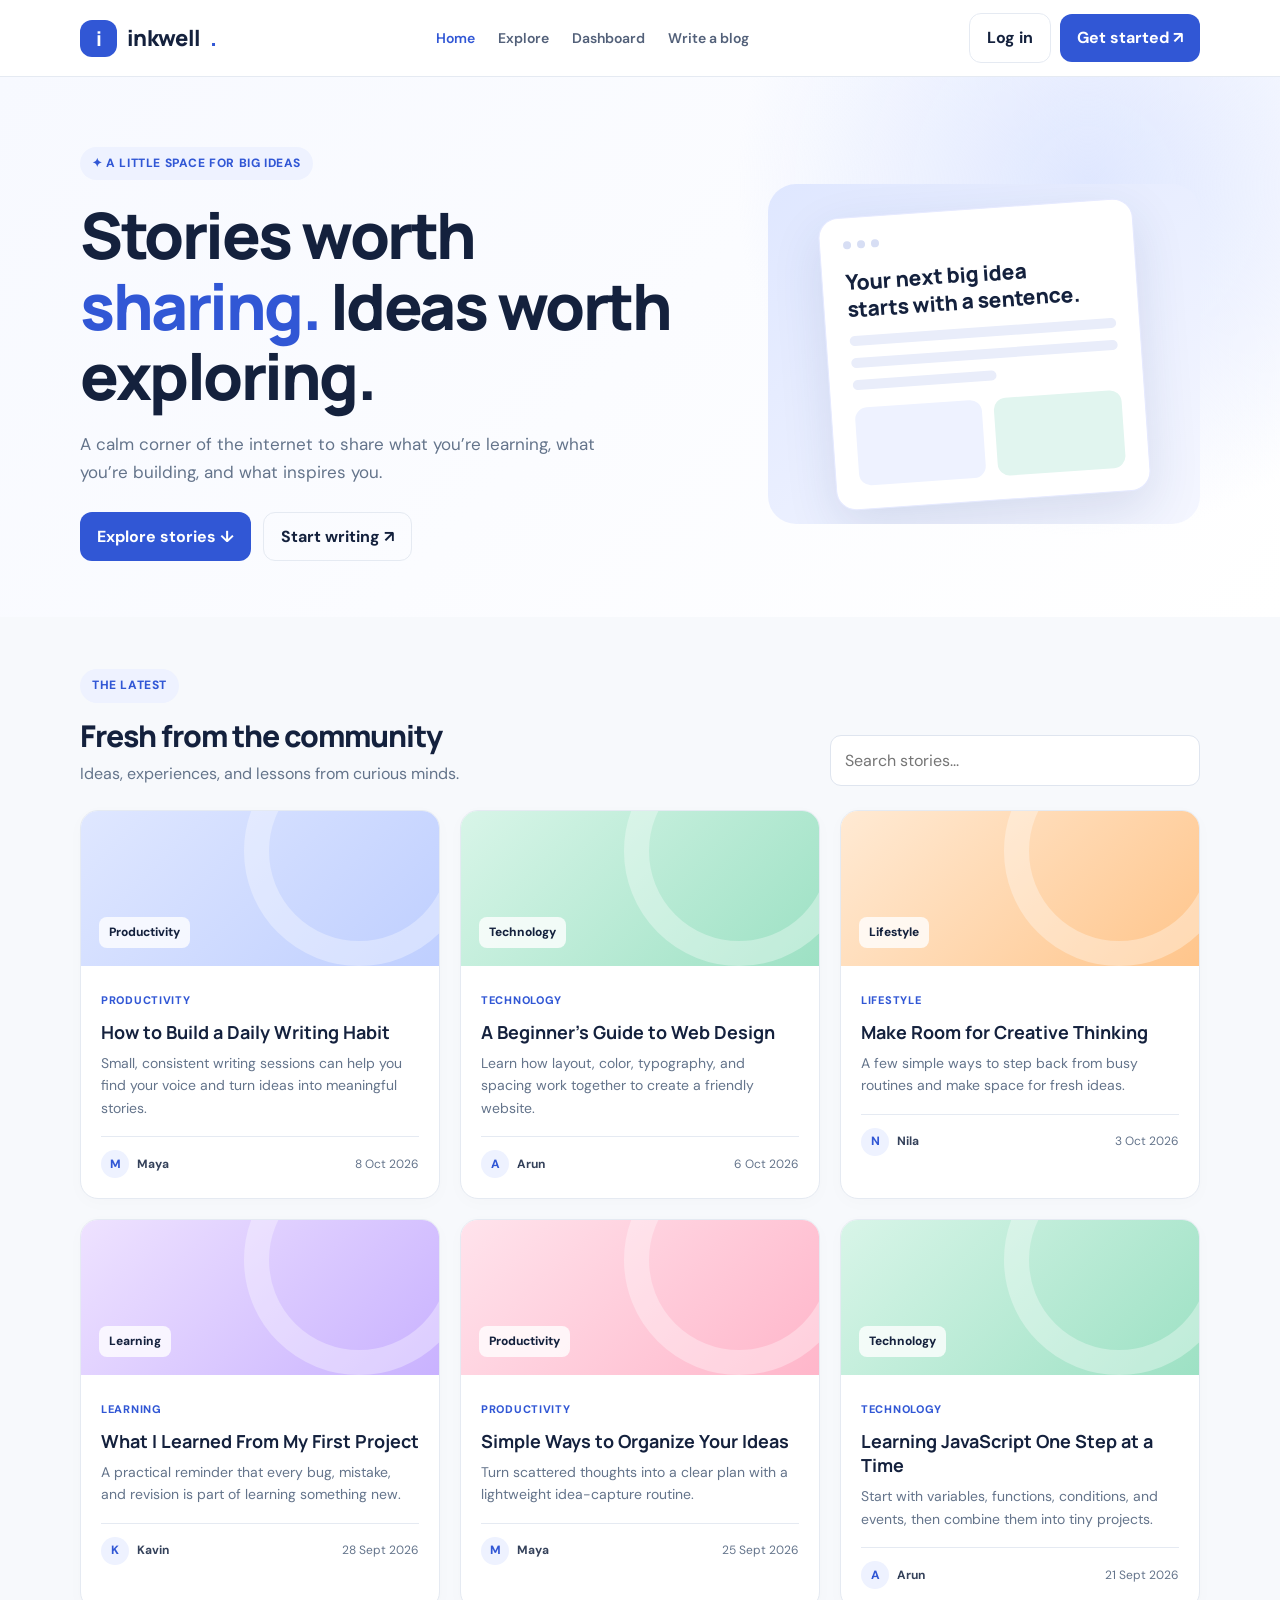
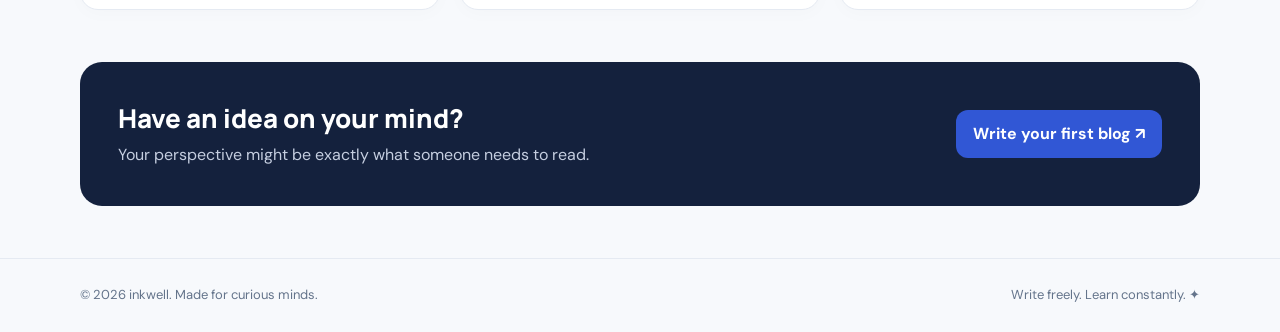
<file: index.html>
<!DOCTYPE html><html lang="en"><head><meta charset="UTF-8"><meta name="viewport" content="width=device-width, initial-scale=1.0"><meta name="description" content="Inkwell is a clean space to discover and share ideas."><title>Inkwell — Stories for curious minds</title><link rel="stylesheet" href="style.css"><script defer src="app.js"></script></head><body data-page="home"><div id="header"></div><script>document.getElementById('header').outerHTML='';</script><header class="navbar"><div class="container nav-inner"><a class="brand" href="index.html"><span class="brand-mark">i</span> inkwell<span style="color:var(--blue)">.</span></a><button class="menu-toggle" id="menuToggle" aria-label="Toggle navigation">☰</button><nav class="nav-links" id="navLinks"><a class="active" href="index.html">Home</a><a href="#latest">Explore</a><a href="dashboard.html">Dashboard</a><a href="create-blog.html">Write a blog</a></nav><div class="nav-actions"><a class="btn btn-outline" href="login.html">Log in</a><a class="btn btn-primary" href="register.html">Get started ↗</a></div></div></header><main><section class="hero"><div class="container hero-grid"><div><span class="eyebrow">✦ A little space for big ideas</span><h1>Stories worth<br><span>sharing.</span> Ideas worth<br>exploring.</h1><p>A calm corner of the internet to share what you’re learning, what you’re building, and what inspires you.</p><div class="hero-buttons"><a class="btn btn-primary" href="#latest">Explore stories ↓</a><a class="btn btn-outline" href="create-blog.html">Start writing ↗</a></div></div><div class="hero-art" aria-label="Illustration of a blog article"><div class="art-card"><div class="art-top"><i class="dot"></i><i class="dot"></i><i class="dot"></i></div><div style="font:800 21px Manrope,sans-serif;line-height:1.3">Your next big idea<br>starts with a sentence.</div><div class="art-line"></div><div class="art-line"></div><div class="art-line short"></div><div class="art-blocks"><div class="art-block"></div><div class="art-block"></div></div></div></div></div></section><section class="section" id="latest"><div class="container"><div class="section-head"><div><span class="eyebrow">THE LATEST</span><h2 style="margin-top:12px">Fresh from the community</h2><p>Ideas, experiences, and lessons from curious minds.</p></div><div class="search-wrap"><input id="searchInput" class="field" type="search" placeholder="Search stories..." aria-label="Search blogs"></div></div><div class="blog-grid" id="blogGrid"></div></div></section><section class="section" style="padding-top:0"><div class="container"><div class="cta"><div><h2>Have an idea on your mind?</h2><p>Your perspective might be exactly what someone needs to read.</p></div><a class="btn btn-primary" href="create-blog.html">Write your first blog ↗</a></div></div></section></main><footer class="footer"><div class="container footer-inner"><span>© 2026 inkwell. Made for curious minds.</span><span>Write freely. Learn constantly. ✦</span></div></footer></body></html>
</file>
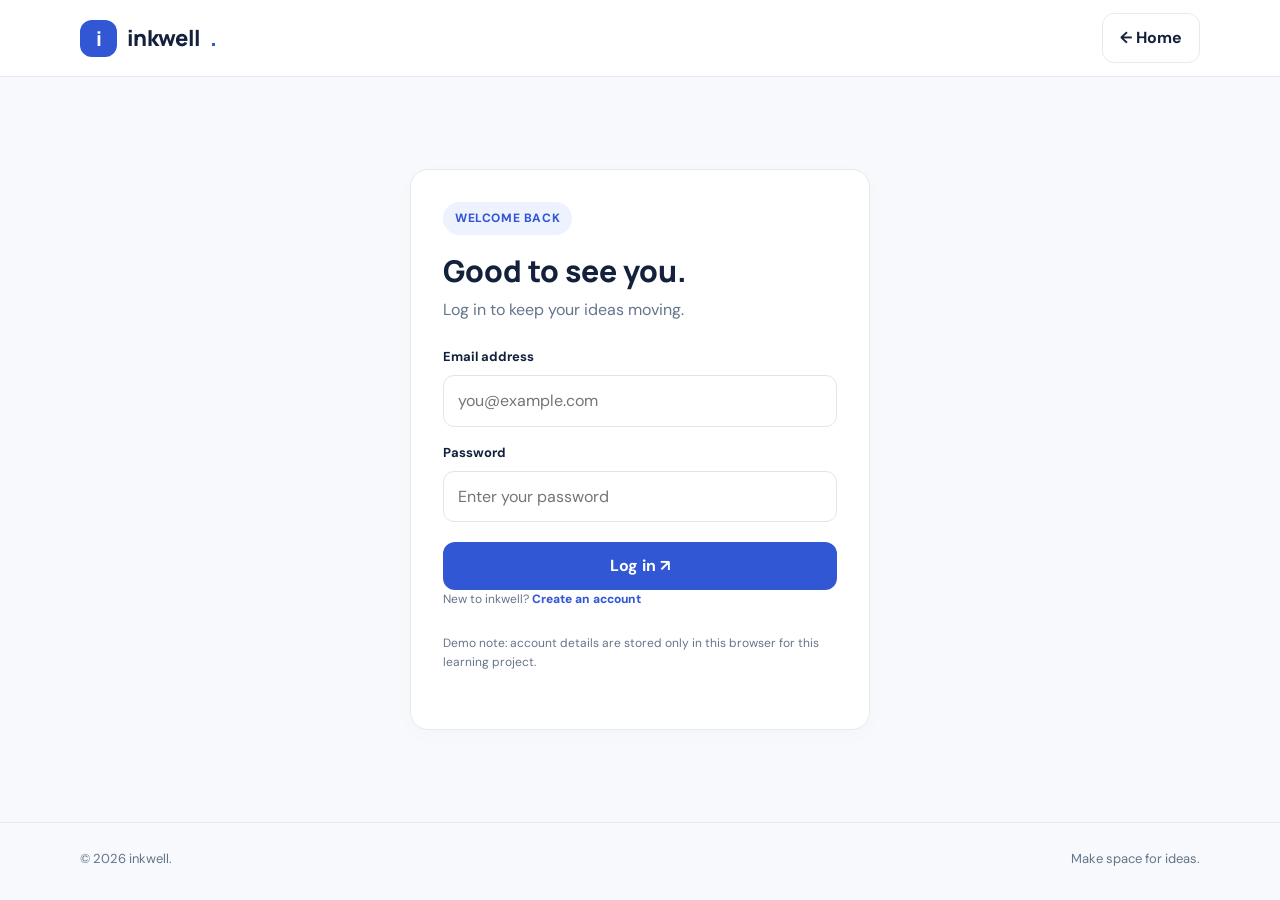
<file: create-blog.html>
<!DOCTYPE html><html lang="en"><head><meta charset="UTF-8"><meta name="viewport" content="width=device-width, initial-scale=1.0"><title>Write a blog — Inkwell</title><link rel="stylesheet" href="style.css"><script defer src="app.js"></script></head><body data-page="create"><header class="navbar"><div class="container nav-inner"><a class="brand" href="index.html"><span class="brand-mark">i</span> inkwell<span style="color:var(--blue)">.</span></a><button class="menu-toggle" id="menuToggle" aria-label="Toggle navigation">☰</button><nav class="nav-links" id="navLinks"><a href="index.html">Home</a><a href="index.html#latest">Explore</a><a href="dashboard.html">Dashboard</a><a class="active" href="create-blog.html">Write a blog</a></nav><div class="nav-actions"><a class="btn btn-outline" href="dashboard.html">Cancel</a></div></div></header><main class="container"><div class="page-head"><p>YOUR NEXT STORY STARTS HERE</p><h1 id="pageTitle">Create a new blog</h1><p>Don’t worry about perfection. Start with an idea and let it grow.</p></div><div class="editor-layout" style="padding-bottom:48px"><section class="panel editor-main"><form id="blogForm"><div class="form-group"><label for="title">Blog title *</label><input class="field" id="title" maxlength="100" placeholder="Give your story a clear title" required></div><div class="form-group"><label for="category">Category *</label><select class="field" id="category" required><option value="Technology">Technology</option><option value="Productivity">Productivity</option><option value="Lifestyle">Lifestyle</option><option value="Learning">Learning</option><option value="Career">Career</option><option value="Other">Other</option></select></div><div class="form-group"><label for="excerpt">Short summary *</label><textarea class="field" id="excerpt" rows="3" maxlength="220" placeholder="In one or two sentences, what is your blog about?" required></textarea><div style="font-size:11px;color:var(--muted);text-align:right">Up to 220 characters</div></div><div class="form-group"><label for="content">Your story *</label><textarea class="field" id="content" placeholder="Start writing here... Share your ideas, experience, or what you learned." required minlength="20"></textarea><div style="font-size:11px;color:var(--muted)">Write at least 10 words so your readers have something to explore.</div></div><div id="editorMessage" aria-live="polite"></div><div style="display:flex;gap:10px;flex-wrap:wrap"><button class="btn btn-primary" id="submitBtn" type="submit">Publish blog ↗</button><a class="btn btn-outline" href="dashboard.html">Cancel</a></div></form></section><aside class="panel editor-side"><h3>✦ A few writing tips</h3><p>Good stories help readers understand one useful idea at a time.</p><ul><li>Choose a clear, specific title.</li><li>Keep paragraphs short and readable.</li><li>Share examples from your experience.</li><li>Read it once before publishing.</li></ul><div style="background:var(--pale);border-radius:12px;padding:14px;margin-top:20px"><strong style="font-size:13px;color:var(--blue)">Your work is saved</strong><p style="margin:5px 0 0">Published posts are stored in this browser for this demo project.</p></div></aside></div></main><footer class="footer"><div class="container footer-inner"><span>© 2026 inkwell.</span><span>Every expert was once a beginner.</span></div></footer></body></html>
</file>
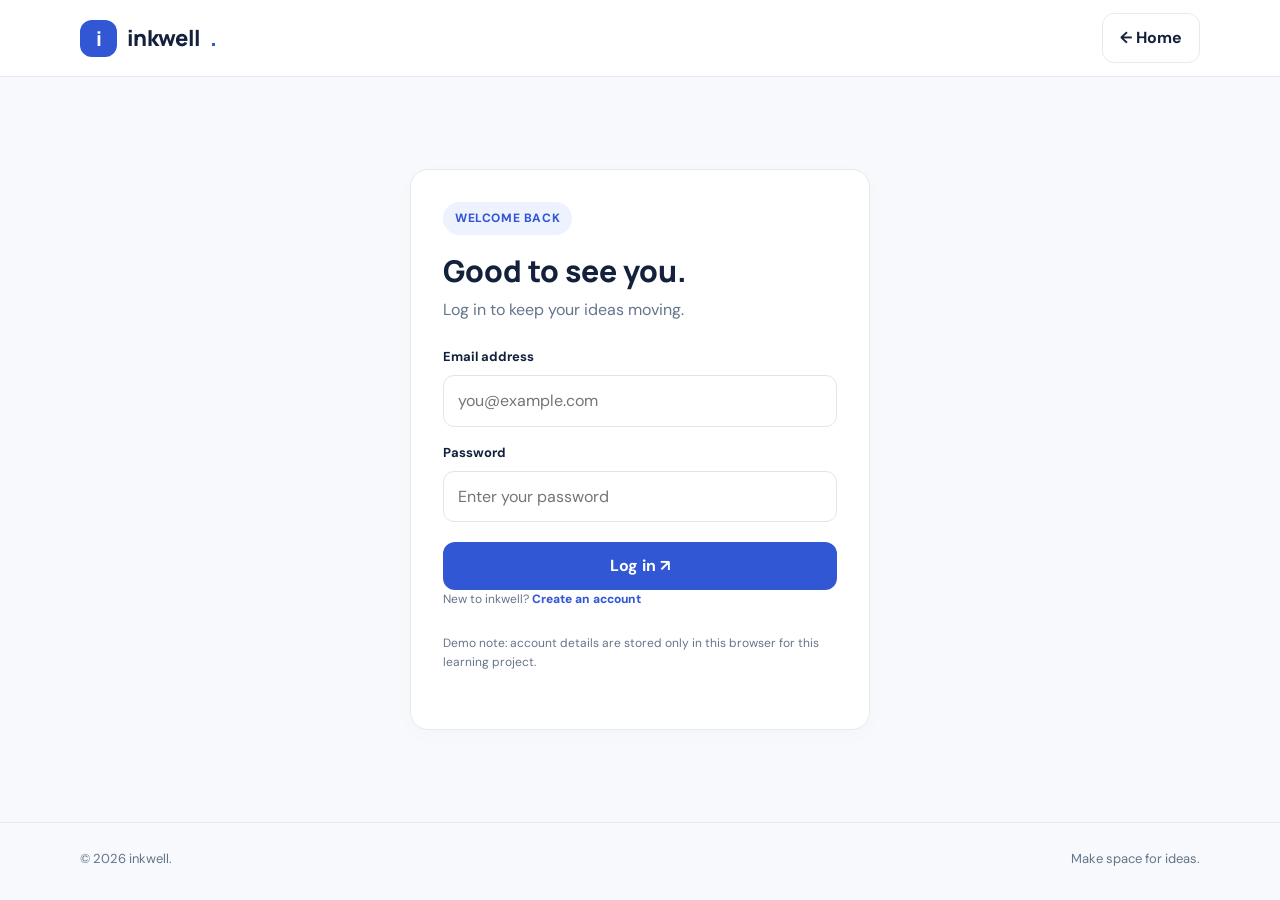
<file: dashboard.html>
<!DOCTYPE html><html lang="en"><head><meta charset="UTF-8"><meta name="viewport" content="width=device-width, initial-scale=1.0"><title>Dashboard — Inkwell</title><link rel="stylesheet" href="style.css"><script defer src="app.js"></script></head><body data-page="dashboard"><header class="navbar"><div class="container nav-inner"><a class="brand" href="index.html"><span class="brand-mark">i</span> inkwell<span style="color:var(--blue)">.</span></a><button class="menu-toggle" id="menuToggle" aria-label="Toggle navigation">☰</button><nav class="nav-links" id="navLinks"><a href="index.html">Home</a><a href="index.html#latest">Explore</a><a class="active" href="dashboard.html">Dashboard</a><a href="create-blog.html">Write a blog</a></nav><div class="nav-actions"><button class="btn btn-outline" id="logoutBtn">Log out</button></div></div></header><main class="container"><div class="page-head"><p>YOUR CREATOR SPACE</p><h1>Welcome back, <span id="welcomeName">Writer</span> ✦</h1><p>Your ideas are going places. Here’s your writing overview.</p></div><div class="dashboard-top"><div><h2 style="font:800 22px Manrope,sans-serif;margin:0">Your overview</h2><p style="color:var(--muted);margin:4px 0 0;font-size:14px">A quick look at your published work.</p></div><a class="btn btn-primary" href="create-blog.html">＋ Create a blog</a></div><section class="stats"><div class="stat-card"><span>Published blogs</span><strong id="postCount">0</strong></div><div class="stat-card"><span>Words written</span><strong id="wordCount">0</strong></div><div class="stat-card"><span>Latest post</span><strong id="latestDate" style="font-size:20px">—</strong></div></section><section class="panel" style="margin-bottom:48px"><div class="section-head" style="margin-bottom:12px"><div><h2 style="font-size:21px">Your blog posts</h2><p>Manage, edit, or remove your stories.</p></div></div><div class="table-wrap"><table class="posts-table"><thead><tr><th>Blog</th><th>Date</th><th>Actions</th></tr></thead><tbody id="postsBody"></tbody></table></div></section></main><footer class="footer"><div class="container footer-inner"><span>© 2026 inkwell.</span><span>Keep writing. Keep growing.</span></div></footer></body></html>
</file>
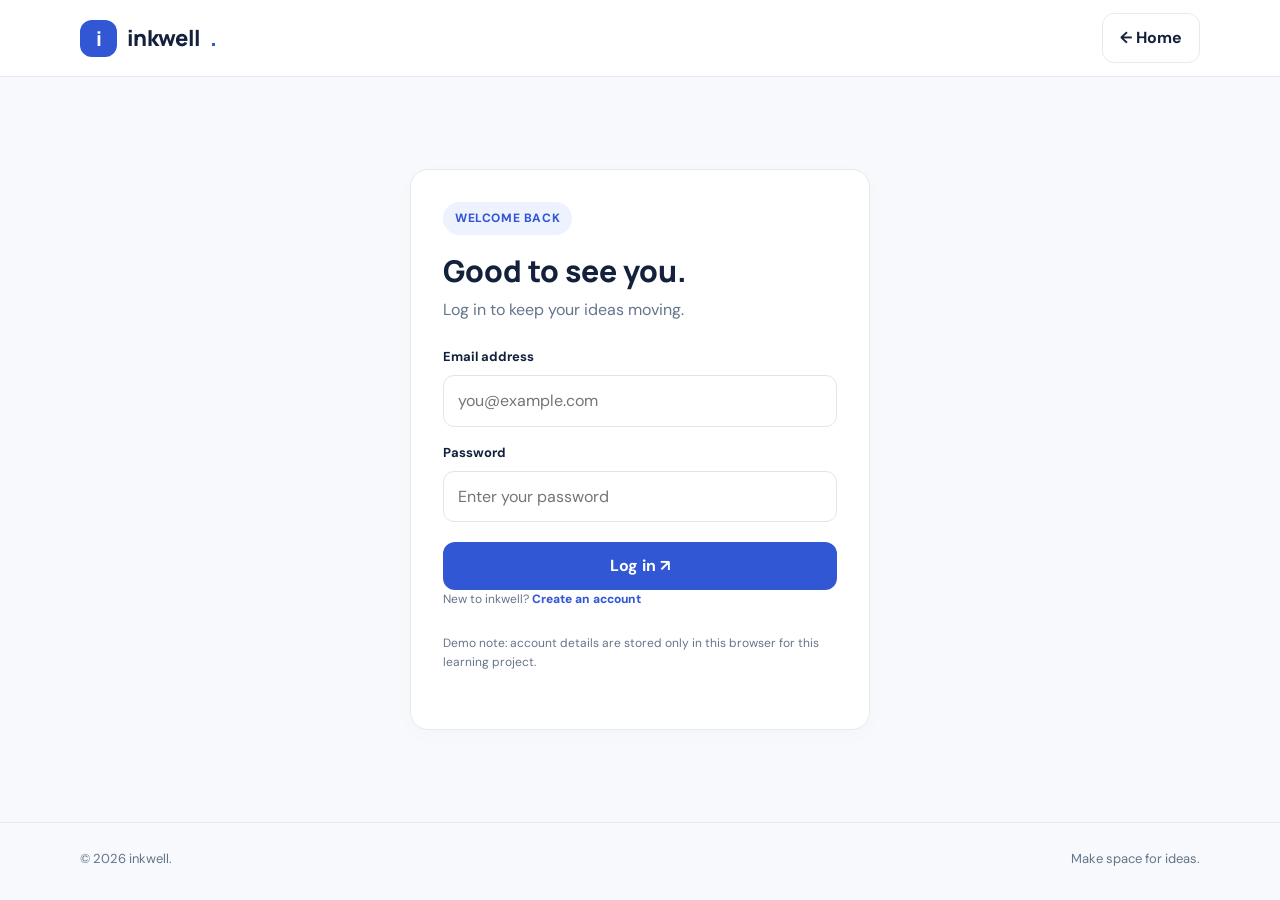
<file: login.html>
<!DOCTYPE html><html lang="en"><head><meta charset="UTF-8"><meta name="viewport" content="width=device-width, initial-scale=1.0"><title>Log in — Inkwell</title><link rel="stylesheet" href="style.css"><script defer src="app.js"></script></head><body data-page="login"><header class="navbar"><div class="container nav-inner"><a class="brand" href="index.html"><span class="brand-mark">i</span> inkwell<span style="color:var(--blue)">.</span></a><a class="btn btn-outline" href="index.html">← Home</a></div></header><main class="container auth-layout"><section class="panel auth-card"><span class="eyebrow">WELCOME BACK</span><h1 style="margin-top:15px">Good to see you.</h1><p>Log in to keep your ideas moving.</p><form id="loginForm"><div class="form-group"><label for="email">Email address</label><input class="field" id="email" name="email" type="email" placeholder="you@example.com" required autocomplete="email"></div><div class="form-group"><label for="password">Password</label><input class="field" id="password" name="password" type="password" placeholder="Enter your password" required autocomplete="current-password"></div><div id="formMessage" aria-live="polite"></div><button class="btn btn-primary" type="submit">Log in ↗</button></form><p class="form-note">New to inkwell? <a href="register.html" style="color:var(--blue);font-weight:800">Create an account</a></p><p class="form-note">Demo note: account details are stored only in this browser for this learning project.</p></section></main><footer class="footer"><div class="container footer-inner"><span>© 2026 inkwell.</span><span>Make space for ideas.</span></div></footer></body></html>
</file>
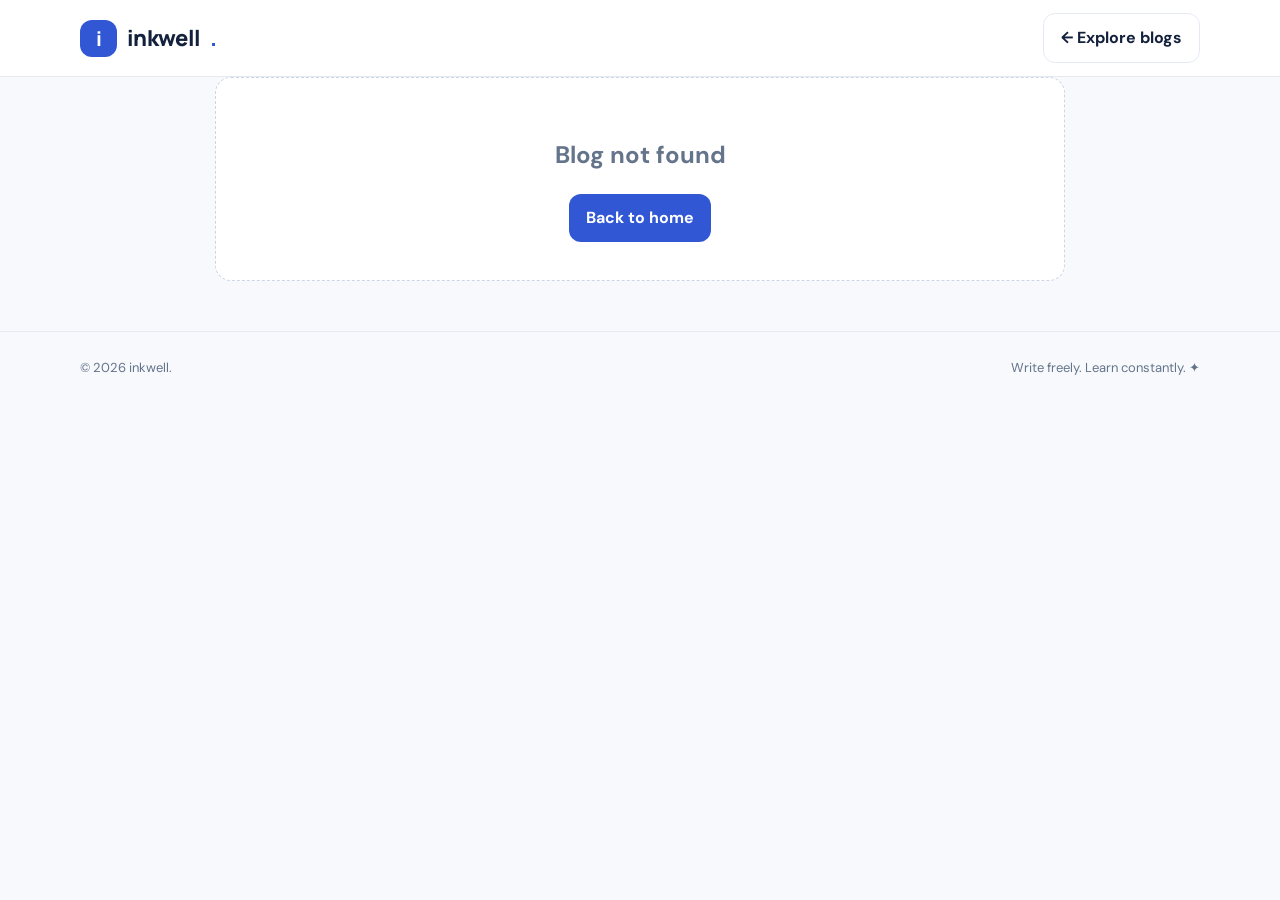
<file: read-blog.html>
<!DOCTYPE html><html lang="en"><head><meta charset="UTF-8"><meta name="viewport" content="width=device-width, initial-scale=1.0"><title>Read a story — Inkwell</title><link rel="stylesheet" href="style.css"><script defer src="app.js"></script></head><body data-page="read"><header class="navbar"><div class="container nav-inner"><a class="brand" href="index.html"><span class="brand-mark">i</span> inkwell<span style="color:var(--blue)">.</span></a><a class="btn btn-outline" href="index.html">← Explore blogs</a></div></header><main class="container" style="max-width:850px;padding-bottom:50px"><div id="readContent"></div></main><footer class="footer"><div class="container footer-inner"><span>© 2026 inkwell.</span><span>Write freely. Learn constantly. ✦</span></div></footer></body></html>
</file>
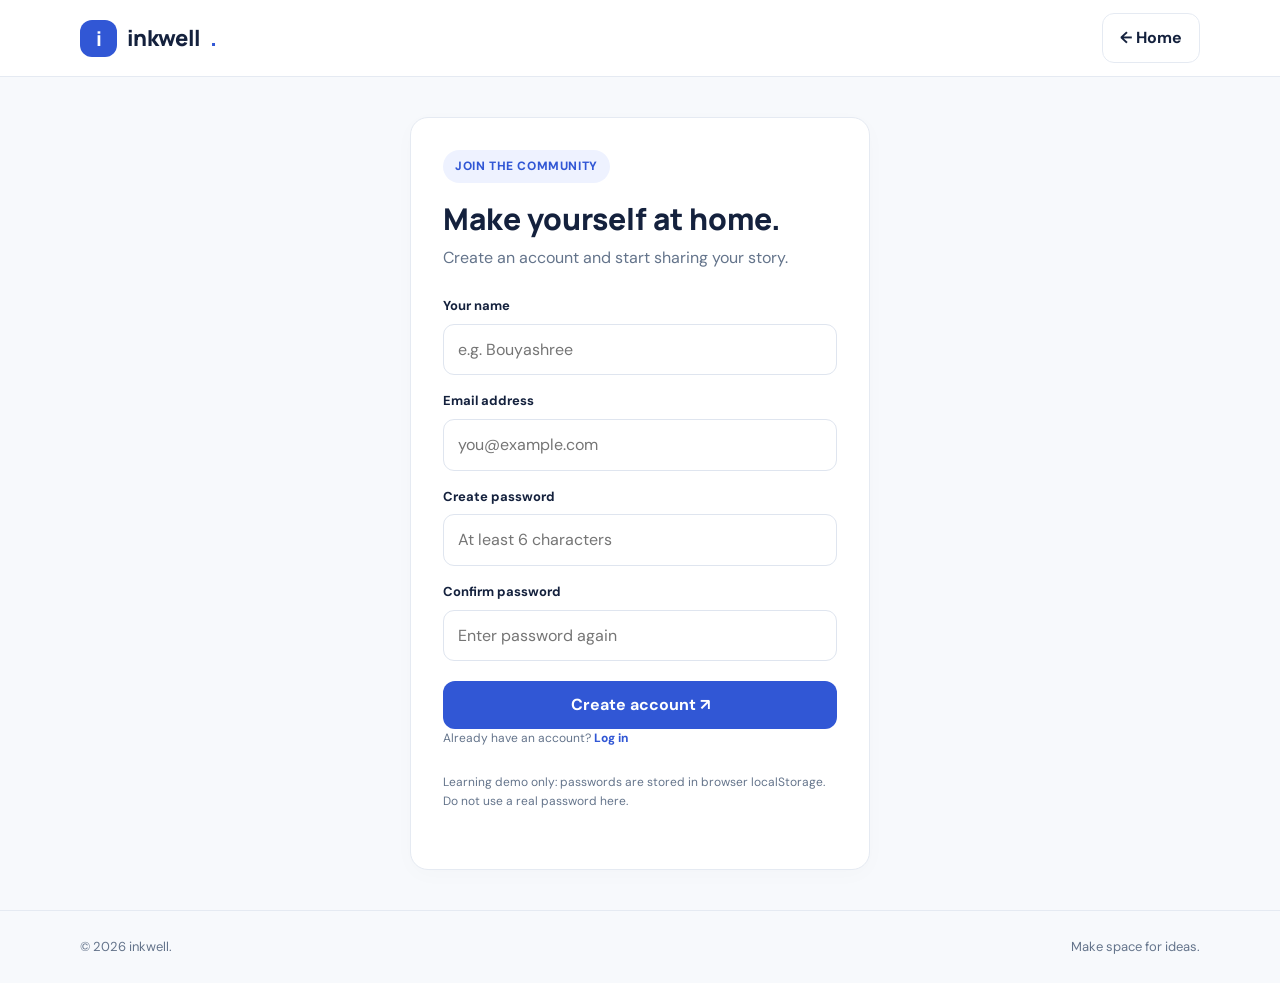
<file: register.html>
<!DOCTYPE html><html lang="en"><head><meta charset="UTF-8"><meta name="viewport" content="width=device-width, initial-scale=1.0"><title>Create account — Inkwell</title><link rel="stylesheet" href="style.css"><script defer src="app.js"></script></head><body data-page="register"><header class="navbar"><div class="container nav-inner"><a class="brand" href="index.html"><span class="brand-mark">i</span> inkwell<span style="color:var(--blue)">.</span></a><a class="btn btn-outline" href="index.html">← Home</a></div></header><main class="container auth-layout"><section class="panel auth-card"><span class="eyebrow">JOIN THE COMMUNITY</span><h1 style="margin-top:15px">Make yourself at home.</h1><p>Create an account and start sharing your story.</p><form id="registerForm"><div class="form-group"><label for="name">Your name</label><input class="field" id="name" name="name" type="text" placeholder="e.g. Bouyashree" required minlength="2" autocomplete="name"></div><div class="form-group"><label for="email">Email address</label><input class="field" id="email" name="email" type="email" placeholder="you@example.com" required autocomplete="email"></div><div class="form-group"><label for="password">Create password</label><input class="field" id="password" name="password" type="password" placeholder="At least 6 characters" required minlength="6" autocomplete="new-password"></div><div class="form-group"><label for="confirmPassword">Confirm password</label><input class="field" id="confirmPassword" name="confirmPassword" type="password" placeholder="Enter password again" required autocomplete="new-password"></div><div id="formMessage" aria-live="polite"></div><button class="btn btn-primary" type="submit">Create account ↗</button></form><p class="form-note">Already have an account? <a href="login.html" style="color:var(--blue);font-weight:800">Log in</a></p><p class="form-note">Learning demo only: passwords are stored in browser localStorage. Do not use a real password here.</p></section></main><footer class="footer"><div class="container footer-inner"><span>© 2026 inkwell.</span><span>Make space for ideas.</span></div></footer></body></html>
</file>
<file: style.css>
@import url('https://fonts.googleapis.com/css2?family=DM+Sans:wght@400;500;600;700&family=Manrope:wght@500;600;700;800&display=swap');
:root{--ink:#14213d;--muted:#64748b;--blue:#3157d5;--blue-dark:#2444b5;--pale:#eef2ff;--line:#e5eaf2;--bg:#f7f9fc;--white:#fff;--green:#16835d;--red:#c43d4b;--shadow:0 12px 35px rgba(25,42,85,.08)}
*{box-sizing:border-box}html{scroll-behavior:smooth}body{margin:0;background:var(--bg);color:var(--ink);font-family:'DM Sans',sans-serif;line-height:1.6}a{color:inherit;text-decoration:none}button,input,textarea,select{font:inherit}button,.btn{cursor:pointer;border:0;border-radius:12px;padding:11px 17px;font-weight:700;display:inline-flex;align-items:center;justify-content:center;gap:8px;transition:.2s}button:hover,.btn:hover{transform:translateY(-1px)}.btn-primary{background:var(--blue);color:#fff}.btn-primary:hover{background:var(--blue-dark)}.btn-light{background:var(--pale);color:var(--blue)}.btn-outline{background:transparent;border:1px solid var(--line);color:var(--ink)}.btn-danger{background:#fff0f1;color:var(--red);padding:8px 11px}.container{width:min(1120px,calc(100% - 40px));margin:auto}.navbar{background:rgba(255,255,255,.94);border-bottom:1px solid var(--line);position:sticky;top:0;z-index:10;backdrop-filter:blur(12px)}.nav-inner{min-height:76px;display:flex;align-items:center;justify-content:space-between;gap:22px}.brand{display:flex;align-items:center;gap:10px;font:800 22px Manrope,sans-serif;letter-spacing:-.7px}.brand-mark{width:37px;height:37px;background:var(--blue);color:white;border-radius:12px;display:grid;place-items:center;font-size:20px}.nav-links{display:flex;align-items:center;gap:23px;color:#526079;font-weight:600;font-size:14px}.nav-links a:hover,.nav-links a.active{color:var(--blue)}.nav-actions{display:flex;align-items:center;gap:9px}.menu-toggle{display:none;background:var(--pale);color:var(--blue);padding:8px 11px}.hero{padding:70px 0 56px;background:radial-gradient(circle at 85% 20%,#dfe7ff 0,transparent 30%),linear-gradient(135deg,#f7f9ff,#fff)}.hero-grid{display:grid;grid-template-columns:1.2fr .8fr;gap:40px;align-items:center}.eyebrow{display:inline-flex;align-items:center;gap:7px;color:var(--blue);background:var(--pale);border-radius:999px;padding:7px 12px;font-size:12px;font-weight:800;letter-spacing:.6px;text-transform:uppercase}.hero h1{font:800 clamp(38px,5.3vw,64px)/1.1 Manrope,sans-serif;letter-spacing:-2.5px;margin:20px 0}.hero h1 span{color:var(--blue)}.hero p{color:var(--muted);font-size:17px;max-width:550px}.hero-buttons{display:flex;gap:12px;flex-wrap:wrap;margin-top:26px}.hero-art{min-height:290px;border-radius:28px;background:linear-gradient(145deg,#dfe7ff,#f4f6ff);padding:24px;position:relative;overflow:hidden;display:flex;align-items:center;justify-content:center}.art-card{background:white;border:1px solid #e6eaff;border-radius:20px;padding:23px;width:82%;box-shadow:0 18px 50px #243c7b20;transform:rotate(-4deg)}.art-top{display:flex;gap:6px;margin-bottom:20px}.dot{width:8px;height:8px;border-radius:50%;background:#d7def4}.art-line{height:10px;background:#e9edfa;border-radius:8px;margin:12px 0}.art-line.short{width:54%}.art-blocks{display:grid;grid-template-columns:1fr 1fr;gap:12px;margin-top:18px}.art-block{height:78px;border-radius:12px;background:#eef2ff}.art-block:nth-child(2){background:#e1f5ef}.section{padding:52px 0}.section-head{display:flex;align-items:end;justify-content:space-between;gap:20px;margin-bottom:24px}.section-head h2{font:800 30px Manrope,sans-serif;letter-spacing:-1px;margin:0}.section-head p{color:var(--muted);margin:5px 0 0}.search-wrap{display:flex;gap:10px;max-width:370px;width:100%}.search-wrap input{min-width:0}.field{width:100%;padding:12px 14px;border:1px solid #dfe5ef;background:white;border-radius:11px;outline:none;color:var(--ink)}.field:focus{border-color:#8da3ff;box-shadow:0 0 0 3px #3157d51a}.blog-grid{display:grid;grid-template-columns:repeat(3,1fr);gap:20px}.blog-card{background:white;border:1px solid var(--line);border-radius:18px;overflow:hidden;transition:.2s;box-shadow:0 4px 18px #1b2b4b05}.blog-card:hover{transform:translateY(-4px);box-shadow:var(--shadow)}.blog-cover{height:155px;padding:18px;display:flex;align-items:end;background:linear-gradient(135deg,#dfe7ff,#bfcfff);position:relative;overflow:hidden}.blog-cover:before{content:'';position:absolute;width:180px;height:180px;border:25px solid #ffffff55;border-radius:50%;right:-35px;top:-75px}.blog-cover.green{background:linear-gradient(135deg,#d8f5e8,#9de1c4)}.blog-cover.orange{background:linear-gradient(135deg,#ffead4,#ffc58b)}.blog-cover.purple{background:linear-gradient(135deg,#eee2ff,#c9b2ff)}.blog-cover.pink{background:linear-gradient(135deg,#ffe3ec,#ffb6ca)}.cover-label{position:relative;z-index:1;background:#ffffffc9;padding:6px 10px;border-radius:8px;font-size:12px;font-weight:800}.blog-body{padding:20px}.category{color:var(--blue);font-size:11px;text-transform:uppercase;font-weight:800;letter-spacing:.7px}.blog-body h3{font:700 18px/1.35 Manrope,sans-serif;margin:8px 0}.blog-body p{font-size:14px;color:var(--muted);margin:0 0 17px}.blog-meta{display:flex;align-items:center;justify-content:space-between;border-top:1px solid var(--line);padding-top:13px;color:var(--muted);font-size:12px}.author{display:flex;align-items:center;gap:8px;font-weight:700;color:#34415a}.avatar{width:28px;height:28px;border-radius:50%;display:grid;place-items:center;background:var(--pale);color:var(--blue);font-weight:800}.empty-state{padding:38px 20px;text-align:center;background:white;border:1px dashed #ccd5e4;border-radius:16px;color:var(--muted);grid-column:1/-1}.cta{padding:38px;background:var(--ink);color:white;border-radius:22px;display:flex;align-items:center;justify-content:space-between;gap:25px}.cta h2{font:800 26px Manrope,sans-serif;margin:0 0 6px}.cta p{margin:0;color:#c5cee0}.footer{border-top:1px solid var(--line);padding:26px 0;color:var(--muted);font-size:13px}.footer-inner{display:flex;justify-content:space-between;gap:18px;flex-wrap:wrap}.page-head{padding:42px 0 26px}.page-head h1{font:800 36px Manrope,sans-serif;letter-spacing:-1.3px;margin:0 0 5px}.page-head p{color:var(--muted);margin:0}.panel{background:white;border:1px solid var(--line);border-radius:18px;padding:26px;box-shadow:0 5px 22px #1b2b4b05}.auth-layout{min-height:calc(100vh - 155px);display:grid;place-items:center;padding:40px 0}.auth-card{width:min(460px,100%);padding:32px}.auth-card h1{font:800 30px Manrope,sans-serif;margin:0 0 6px}.auth-card>p{color:var(--muted);margin:0 0 25px}.form-group{margin:0 0 16px}.form-group label{display:block;font-weight:700;font-size:13px;margin-bottom:7px}.form-note{font-size:12px;color:var(--muted);margin-top:14px}.form-error{color:var(--red);font-size:13px;margin:10px 0}.form-success{color:var(--green);font-size:13px;margin:10px 0}.auth-card .btn{width:100%;margin-top:4px}.dashboard-top{display:flex;justify-content:space-between;align-items:center;gap:15px;flex-wrap:wrap;margin-bottom:23px}.stats{display:grid;grid-template-columns:repeat(3,1fr);gap:16px;margin-bottom:26px}.stat-card{padding:20px;background:white;border:1px solid var(--line);border-radius:16px}.stat-card span{font-size:13px;color:var(--muted)}.stat-card strong{display:block;font:800 29px Manrope,sans-serif;margin-top:5px}.table-wrap{overflow-x:auto}.posts-table{width:100%;border-collapse:collapse;min-width:550px}.posts-table th,.posts-table td{text-align:left;padding:14px 12px;border-bottom:1px solid var(--line);font-size:13px}.posts-table th{color:var(--muted);font-size:11px;text-transform:uppercase;letter-spacing:.6px}.table-actions{display:flex;gap:7px}.tag{display:inline-block;padding:4px 9px;background:var(--pale);color:var(--blue);font-weight:700;font-size:11px;border-radius:999px}.editor-layout{display:grid;grid-template-columns:1fr 300px;gap:22px;align-items:start}.editor-main .form-group{margin-bottom:20px}.editor-main textarea{resize:vertical;min-height:230px}.editor-side h3{font:700 17px Manrope,sans-serif;margin:0 0 10px}.editor-side p,.editor-side li{font-size:13px;color:var(--muted)}.editor-side ul{padding-left:19px}.content-view{white-space:pre-wrap;line-height:1.9;color:#46536b}.toast{position:fixed;bottom:20px;right:20px;background:#14213d;color:white;padding:13px 18px;border-radius:12px;box-shadow:var(--shadow);z-index:99;max-width:calc(100% - 40px);animation:rise .2s ease}@keyframes rise{from{opacity:0;transform:translateY(8px)}to{opacity:1;transform:translateY(0)}}
@media(max-width:850px){.hero-grid{grid-template-columns:1fr}.hero-art{min-height:240px}.blog-grid{grid-template-columns:repeat(2,1fr)}.nav-links{gap:13px}.editor-layout{grid-template-columns:1fr}.editor-side{order:-1}.cta{align-items:flex-start;flex-direction:column}}
@media(max-width:650px){.container{width:min(100% - 28px,1120px)}.nav-inner{min-height:66px;flex-wrap:wrap;padding:10px 0}.menu-toggle{display:inline-flex}.nav-links{display:none;order:3;width:100%;padding:10px 0 6px;flex-direction:column;align-items:flex-start;gap:13px}.nav-links.open{display:flex}.nav-actions .btn-outline{display:none}.brand{font-size:20px}.hero{padding:48px 0 38px}.hero h1{letter-spacing:-1.7px}.hero p{font-size:15px}.hero-art{min-height:210px}.section{padding:38px 0}.section-head{align-items:flex-start;flex-direction:column}.search-wrap{max-width:none}.blog-grid{grid-template-columns:1fr}.blog-cover{height:170px}.stats{grid-template-columns:1fr}.stat-card{padding:16px}.page-head{padding:32px 0 20px}.page-head h1{font-size:30px}.panel{padding:18px}.auth-card{padding:24px}.cta{padding:25px}.footer-inner{flex-direction:column}.dashboard-top{align-items:flex-start}}
</file>
